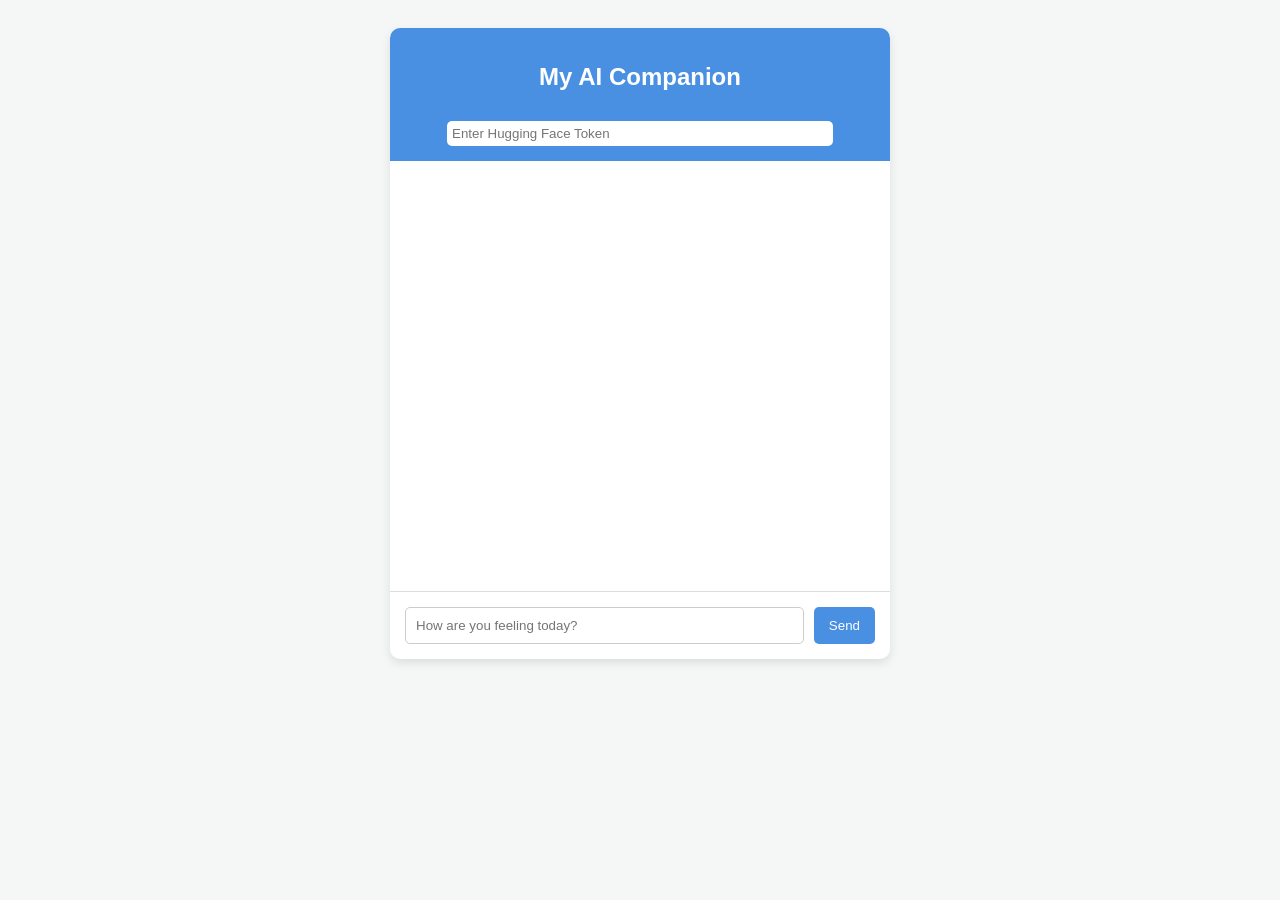
<file: index.html>
<!DOCTYPE html>
<html lang="en">
<head>
    <meta charset="UTF-8">
    <meta name="viewport" content="width=device-width, initial-scale=1.0">
    <title>Personal AI Companion</title>
    <link rel="stylesheet" href="style.css">
</head>
<body>
    <div class="container">
        <header>
            <h2>My AI Companion</h2>
            <input type="password" id="apiKeyInput" placeholder="Enter Hugging Face Token">
        </header>

        <div id="chatWindow" class="chat-window">
            </div>

        <div class="input-area">
            <input type="text" id="userInput" placeholder="How are you feeling today?">
            <button onclick="sendMessage()">Send</button>
        </div>
    </div>
    <script src="app.js"></script>
</body>
</html>
</file>
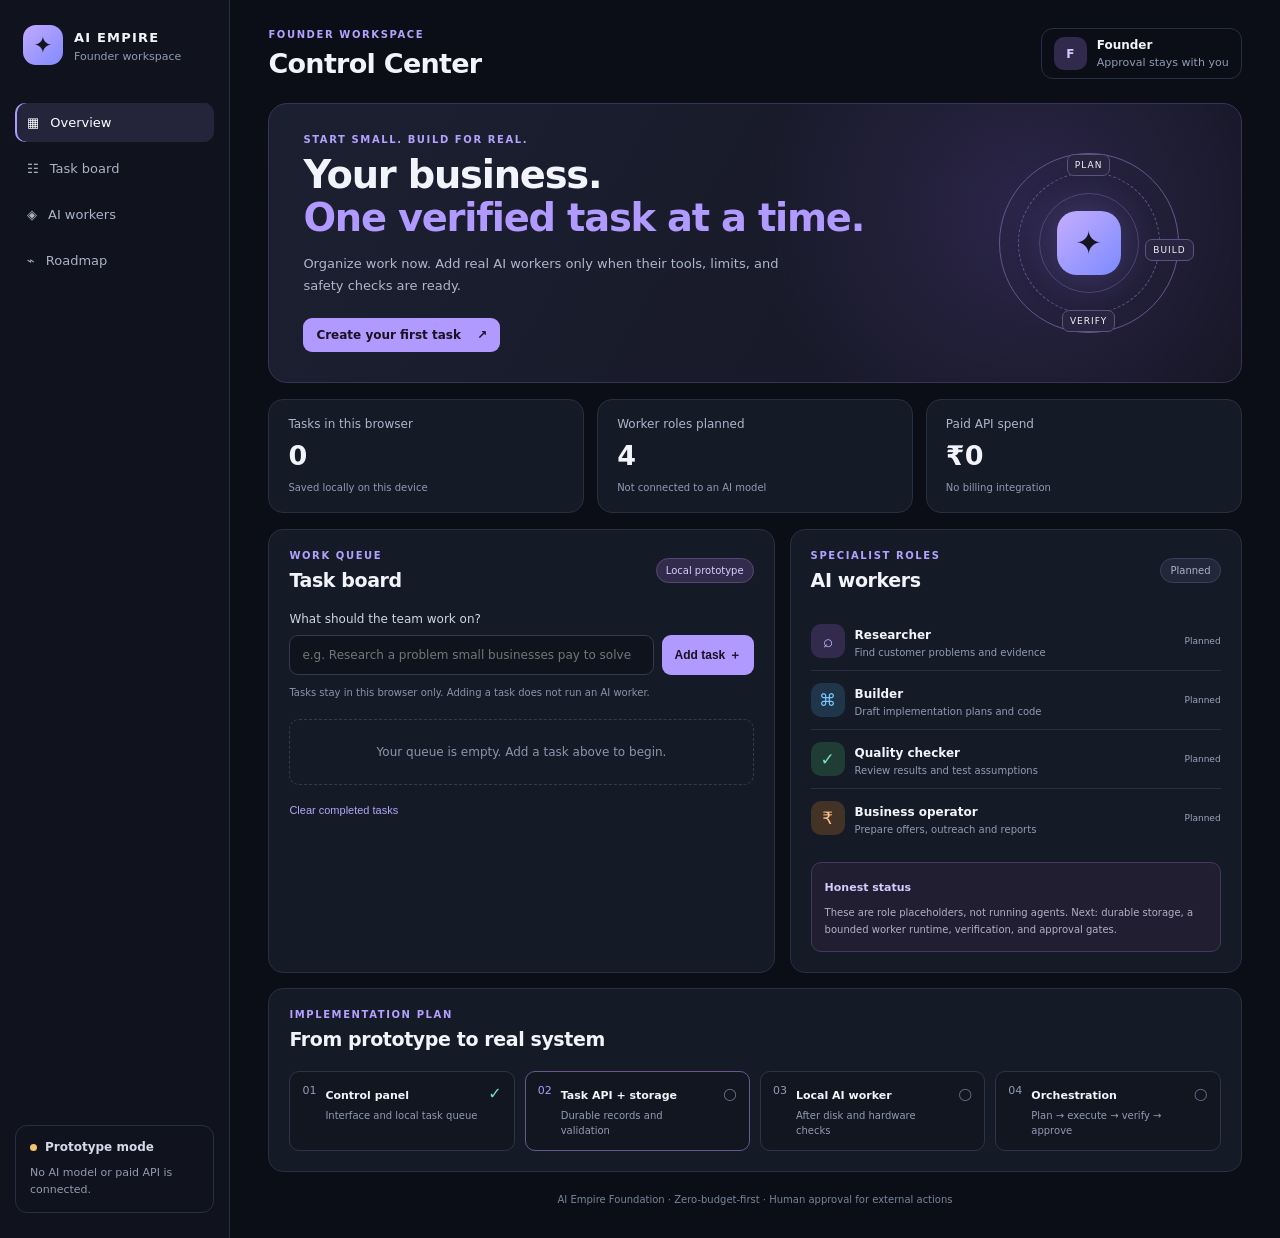
<file: ai-empire/index.html>
<!doctype html>
<html lang="en">
<head>
  <meta charset="utf-8">
  <meta name="viewport" content="width=device-width, initial-scale=1">
  <meta name="theme-color" content="#0c0e17">
  <meta name="description" content="A safe, zero-budget-first control panel prototype for AI-assisted work.">
  <title>AI Empire — Control Center</title>
  <link rel="stylesheet" href="style.css">
</head>
<body>
  <div class="layout">
    <aside class="sidebar">
      <a class="brand" href="#overview" aria-label="AI Empire home">
        <span class="brand-icon">✦</span>
        <span><b>AI EMPIRE</b><small>Founder workspace</small></span>
      </a>
      <nav aria-label="Main navigation">
        <a class="nav-link active" href="#overview">▦ <span>Overview</span></a>
        <a class="nav-link" href="#tasks">☷ <span>Task board</span></a>
        <a class="nav-link" href="#workers">◈ <span>AI workers</span></a>
        <a class="nav-link" href="#roadmap">⌁ <span>Roadmap</span></a>
      </nav>
      <div class="sidebar-status"><span class="dot"></span><b>Prototype mode</b><p>No AI model or paid API is connected.</p></div>
    </aside>

    <main class="main">
      <header class="topbar">
        <div><p class="eyebrow">FOUNDER WORKSPACE</p><h1>Control Center</h1></div>
        <div class="profile"><span class="avatar">F</span><span><b>Founder</b><small>Approval stays with you</small></span></div>
      </header>

      <section class="hero" id="overview">
        <div class="hero-copy">
          <p class="eyebrow">START SMALL. BUILD FOR REAL.</p>
          <h2>Your business.<br><em>One verified task at a time.</em></h2>
          <p>Organize work now. Add real AI workers only when their tools, limits, and safety checks are ready.</p>
          <a class="hero-link" href="#tasks">Create your first task <span>↗</span></a>
        </div>
        <div class="orbit" aria-hidden="true"><span class="orbit-label top">PLAN</span><span class="orbit-label right">BUILD</span><span class="orbit-label bottom">VERIFY</span><span class="orbit-core">✦</span></div>
      </section>

      <section class="stats" aria-label="Project status">
        <article class="stat"><span>Tasks in this browser</span><strong id="task-count">0</strong><small>Saved locally on this device</small></article>
        <article class="stat"><span>Worker roles planned</span><strong>4</strong><small>Not connected to an AI model</small></article>
        <article class="stat"><span>Paid API spend</span><strong>₹0</strong><small>No billing integration</small></article>
      </section>

      <div class="columns">
        <section class="panel" id="tasks">
          <div class="panel-head"><div><p class="eyebrow">WORK QUEUE</p><h3>Task board</h3></div><span class="pill">Local prototype</span></div>
          <form id="task-form">
            <label for="task-input">What should the team work on?</label>
            <div class="entry"><input id="task-input" maxlength="180" required placeholder="e.g. Research a problem small businesses pay to solve"><button type="submit">Add task <span>＋</span></button></div>
            <p class="hint">Tasks stay in this browser only. Adding a task does not run an AI worker.</p>
          </form>
          <div id="task-list" class="task-list" aria-live="polite"></div>
          <button id="clear-completed" class="text-button" type="button">Clear completed tasks</button>
        </section>

        <section class="panel" id="workers">
          <div class="panel-head"><div><p class="eyebrow">SPECIALIST ROLES</p><h3>AI workers</h3></div><span class="pill muted">Planned</span></div>
          <article class="worker"><span class="worker-icon purple">⌕</span><div><b>Researcher</b><small>Find customer problems and evidence</small></div><span class="worker-status">Planned</span></article>
          <article class="worker"><span class="worker-icon blue">⌘</span><div><b>Builder</b><small>Draft implementation plans and code</small></div><span class="worker-status">Planned</span></article>
          <article class="worker"><span class="worker-icon green">✓</span><div><b>Quality checker</b><small>Review results and test assumptions</small></div><span class="worker-status">Planned</span></article>
          <article class="worker"><span class="worker-icon orange">₹</span><div><b>Business operator</b><small>Prepare offers, outreach and reports</small></div><span class="worker-status">Planned</span></article>
          <div class="notice"><b>Honest status</b><p>These are role placeholders, not running agents. Next: durable storage, a bounded worker runtime, verification, and approval gates.</p></div>
        </section>
      </div>

      <section class="panel roadmap" id="roadmap">
        <div class="panel-head"><div><p class="eyebrow">IMPLEMENTATION PLAN</p><h3>From prototype to real system</h3></div></div>
        <div class="steps">
          <article class="step done"><span>01</span><div><b>Control panel</b><small>Interface and local task queue</small></div><i>✓</i></article>
          <article class="step current"><span>02</span><div><b>Task API + storage</b><small>Durable records and validation</small></div><i>○</i></article>
          <article class="step"><span>03</span><div><b>Local AI worker</b><small>After disk and hardware checks</small></div><i>○</i></article>
          <article class="step"><span>04</span><div><b>Orchestration</b><small>Plan → execute → verify → approve</small></div><i>○</i></article>
        </div>
      </section>
      <footer>AI Empire Foundation · Zero-budget-first · Human approval for external actions</footer>
    </main>
  </div>
  <script src="app.js"></script>
</body>
</html>
</file>
<file: style.css>
body {
    font-family: Arial, sans-serif;
    background-color: #f4f7f6;
    display: flex;
    justify-content: center;
    padding: 20px;
}
.container {
    width: 100%;
    max-width: 500px;
    background: white;
    border-radius: 10px;
    box-shadow: 0 4px 10px rgba(0,0,0,0.1);
    overflow: hidden;
}
header {
    background: #4A90E2;
    color: white;
    padding: 15px;
    text-align: center;
}
header input {
    margin-top: 10px;
    padding: 5px;
    width: 80%;
    border-radius: 5px;
    border: none;
}
.chat-window {
    height: 400px;
    overflow-y: auto;
    padding: 15px;
    display: flex;
    flex-direction: column;
    gap: 10px;
}
.message {
    padding: 10px;
    border-radius: 10px;
    max-width: 80%;
}
.user-msg {
    background: #E3F2FD;
    align-self: flex-end;
}
.ai-msg {
    background: #f1f1f1;
    align-self: flex-start;
}
.input-area {
    display: flex;
    padding: 15px;
    border-top: 1px solid #ddd;
}
.input-area input {
    flex: 1;
    padding: 10px;
    border: 1px solid #ccc;
    border-radius: 5px;
}
.input-area button {
    padding: 10px 15px;
    margin-left: 10px;
    background: #4A90E2;
    color: white;
    border: none;
    border-radius: 5px;
    cursor: pointer;
}
</file>
<file: ai-empire/style.css>
:root{color-scheme:dark;--bg:#0c0e17;--panel:#151a27;--line:#292f42;--text:#f3f4fb;--muted:#909bb2;--violet:#b09aff;--mint:#79e0c1}*{box-sizing:border-box}html{scroll-behavior:smooth}body{margin:0;background:var(--bg);color:var(--text);font-family:Inter,ui-sans-serif,system-ui,-apple-system,BlinkMacSystemFont,"Segoe UI",sans-serif}.layout{min-height:100vh;display:grid;grid-template-columns:230px minmax(0,1fr)}.sidebar{padding:25px 15px;background:#10131d;border-right:1px solid var(--line);display:flex;flex-direction:column;gap:38px}.brand{display:flex;align-items:center;gap:11px;padding:0 8px;color:inherit;text-decoration:none}.brand-icon{display:grid;place-items:center;width:40px;height:40px;border-radius:13px;background:linear-gradient(135deg,#c2a9ff,#818aff);color:#141321;font-size:23px}.brand b{font-size:13px;letter-spacing:1.2px}.brand small,.profile small{display:block;color:var(--muted);font-size:11px;margin-top:4px}nav{display:grid;gap:7px}.nav-link{padding:12px;border-radius:10px;display:flex;gap:11px;color:#aab3c7;text-decoration:none;font-size:13px}.nav-link:hover,.nav-link.active{background:#24243a;color:white}.nav-link.active{box-shadow:inset 2px 0 var(--violet)}.sidebar-status{margin-top:auto;padding:14px;border:1px solid var(--line);border-radius:12px;font-size:12px;color:#d5daea}.dot{display:inline-block;width:7px;height:7px;border-radius:50%;background:#f2c46d;margin-right:8px}.sidebar-status p{font-size:11px;line-height:1.5;color:var(--muted);margin-bottom:0}.main{width:100%;max-width:1500px;margin:auto;padding:28px clamp(16px,3vw,42px)}.topbar{display:flex;align-items:center;justify-content:space-between;margin-bottom:24px}.eyebrow{font-size:10px;letter-spacing:1.6px;font-weight:750;color:#b4a1ff;margin:0 0 8px}.topbar h1{font-size:27px;margin:0;letter-spacing:-.7px}.profile{display:flex;align-items:center;gap:10px;padding:8px 12px;border:1px solid var(--line);border-radius:12px;font-size:12px}.avatar{display:grid;place-items:center;width:33px;height:33px;border-radius:10px;background:#312a4c;color:#d5caff;font-weight:800}.hero{display:flex;align-items:center;justify-content:space-between;gap:25px;padding:30px 34px;min-height:255px;border:1px solid #3b3356;border-radius:19px;background:radial-gradient(circle at 78% 40%,#2b2549 0,transparent 34%),linear-gradient(120deg,#1b2030,#171625);overflow:hidden}.hero-copy{max-width:570px}.hero h2{font-size:clamp(27px,3vw,40px);line-height:1.12;letter-spacing:-1.2px;margin:0 0 14px}.hero h2 em{color:var(--violet);font-style:normal}.hero-copy>p:not(.eyebrow){max-width:480px;font-size:13px;line-height:1.7;color:#aeb7cb}.hero-link{display:inline-flex;gap:16px;margin-top:8px;padding:10px 13px;border-radius:9px;background:#b09aff;color:#171321;text-decoration:none;font-size:12px;font-weight:800}.orbit{position:relative;display:grid;place-items:center;flex:0 0 180px;width:180px;height:180px;margin-right:28px;border:1px solid #65578d;border-radius:50%}.orbit:before,.orbit:after{content:"";position:absolute;inset:18px;border:1px dashed #65578d;border-radius:50%}.orbit:after{inset:39px;border-style:solid;opacity:.6}.orbit-core{display:grid;place-items:center;z-index:1;width:64px;height:64px;border-radius:20px;background:linear-gradient(135deg,#c5adff,#7c8aff);color:#171321;font-size:32px;box-shadow:0 0 40px #9e8bff45}.orbit-label{position:absolute;z-index:2;padding:5px 7px;border:1px solid #5d527d;border-radius:7px;background:#29243f;font-size:9px;letter-spacing:1px}.orbit-label.top{top:0}.orbit-label.right{right:-16px;top:85px}.orbit-label.bottom{bottom:0}.stats{display:grid;grid-template-columns:repeat(3,minmax(0,1fr));gap:13px;margin:16px 0}.stat,.panel{border:1px solid var(--line);border-radius:15px;background:var(--panel)}.stat{padding:17px 19px}.stat span{display:block;color:#adb6c9;font-size:12px}.stat strong{display:block;font-size:27px;margin:9px 0 5px}.stat small{font-size:10px;color:var(--muted)}.columns{display:grid;grid-template-columns:minmax(0,1.12fr) minmax(0,1fr);gap:15px}.panel{padding:20px}.panel-head{display:flex;align-items:center;justify-content:space-between;gap:10px;margin-bottom:21px}.panel-head h3{font-size:19px;margin:0;letter-spacing:-.4px}.pill{white-space:nowrap;padding:6px 9px;border-radius:20px;background:#332b4c;border:1px solid #554875;color:#d8ceff;font-size:10px}.pill.muted{background:#222839;border-color:#394158;color:#abb4c8}label{display:block;margin-bottom:9px;font-size:12px;color:#d0d6e5}.entry{display:flex;gap:8px}.entry input{flex:1;min-width:0;padding:12px;border:1px solid #343b50;border-radius:9px;background:#0f131e;color:var(--text);font:inherit;font-size:12px}.entry input:focus{outline:2px solid #8472ca;outline-offset:1px}.entry button{padding:0 13px;border:0;border-radius:9px;background:var(--violet);color:#171321;font-size:12px;font-weight:800;white-space:nowrap;cursor:pointer}.hint{font-size:10px;line-height:1.6;color:#8994ab}.task-list{display:grid;gap:8px;margin-top:18px}.empty{padding:25px 8px;text-align:center;color:#8b96ad;font-size:12px;border:1px dashed #343b4d;border-radius:10px}.task-row{display:flex;align-items:center;gap:10px;padding:11px;border:1px solid #2d3548;border-radius:10px;background:#111621}.task-row input{accent-color:#b09aff;flex-shrink:0}.task-title{flex:1;min-width:0;font-size:12px;line-height:1.5;overflow-wrap:anywhere}.task-title.done{text-decoration:line-through;color:#7d879e}.task-state{font-size:9px;color:#f2cd85;background:#3c3120;padding:5px 7px;border-radius:6px}.task-state.complete{color:#8de4c7;background:#1d3934}.text-button{margin-top:12px;padding:7px 0;background:transparent;border:0;color:#b5a5f8;font-size:11px;cursor:pointer}.worker{display:flex;align-items:center;gap:10px;padding:12px 0;border-bottom:1px solid #282f40}.worker:last-of-type{border-bottom:0}.worker-icon{display:grid;place-items:center;width:34px;height:34px;flex-shrink:0;border-radius:10px;font-size:17px}.purple{background:#322b4d;color:#cdbdff}.blue{background:#1f3549;color:#7bc8ff}.green{background:#203d35;color:#7de0c0}.orange{background:#433326;color:#ffbf88}.worker b{font-size:12px}.worker small{display:block;margin-top:4px;color:var(--muted);font-size:10px}.worker-status{margin-left:auto;font-size:9px;color:#9aa5bc}.notice{margin-top:15px;padding:13px;border:1px solid #42385e;border-radius:10px;background:#211e32}.notice b{font-size:11px;color:#d6caff}.notice p{font-size:10px;line-height:1.65;color:#afb0c7;margin-bottom:0}.roadmap{margin-top:15px}.steps{display:grid;grid-template-columns:repeat(4,minmax(0,1fr));gap:10px}.step{display:flex;gap:9px;align-items:flex-start;padding:12px;background:#111621;border:1px solid #2c3447;border-radius:10px}.step>span{font-size:11px;color:#919cb3}.step b{font-size:11px}.step small{display:block;margin-top:5px;font-size:10px;line-height:1.5;color:var(--muted)}.step i{margin-left:auto;color:#606d83;font-style:normal}.step.done i{color:var(--mint)}.step.current{border-color:#69588e}.step.current>span{color:var(--violet)}footer{text-align:center;padding:22px 0 5px;color:#78849b;font-size:10px}@media(max-width:900px){.layout{grid-template-columns:1fr}.sidebar{padding:14px 16px;gap:14px;border-right:0;border-bottom:1px solid var(--line)}.sidebar-status{display:none}nav{display:flex;overflow-x:auto;gap:5px}.nav-link{white-space:nowrap;padding:10px}.main{padding:19px 14px}.columns{grid-template-columns:1fr}.orbit{transform:scale(.82);margin-right:-10px}.hero{min-height:220px;padding:24px}.steps{grid-template-columns:repeat(2,minmax(0,1fr))}}@media(max-width:520px){.topbar h1{font-size:23px}.profile{padding:6px}.profile small{display:none}.hero{padding:22px 18px}.hero h2{font-size:29px}.hero-copy>p:not(.eyebrow){font-size:12px}.orbit{display:none}.stats{gap:7px}.stat{padding:12px 9px}.stat span{font-size:10px}.stat strong{font-size:22px}.stat small{font-size:9px}.panel{padding:15px}.entry{flex-direction:column}.entry button{padding:12px}.steps{grid-template-columns:1fr}}
</file>
